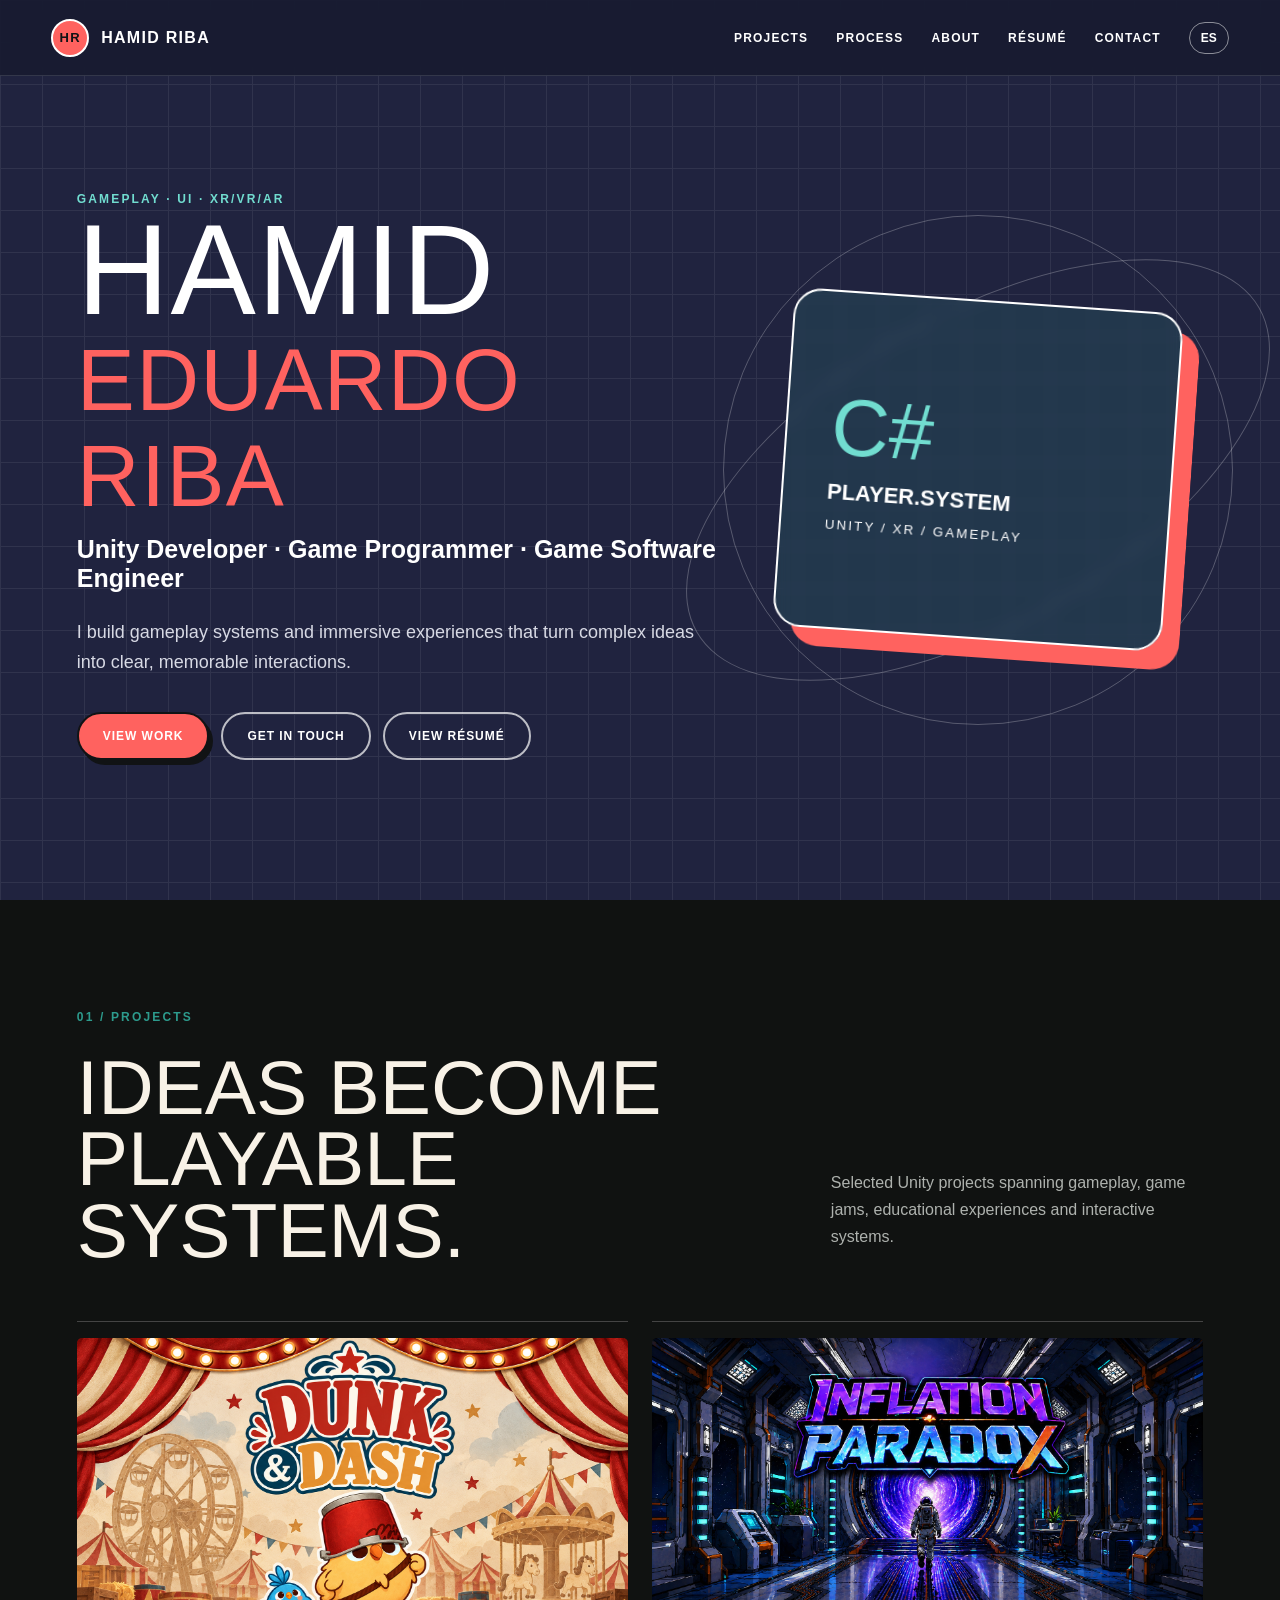
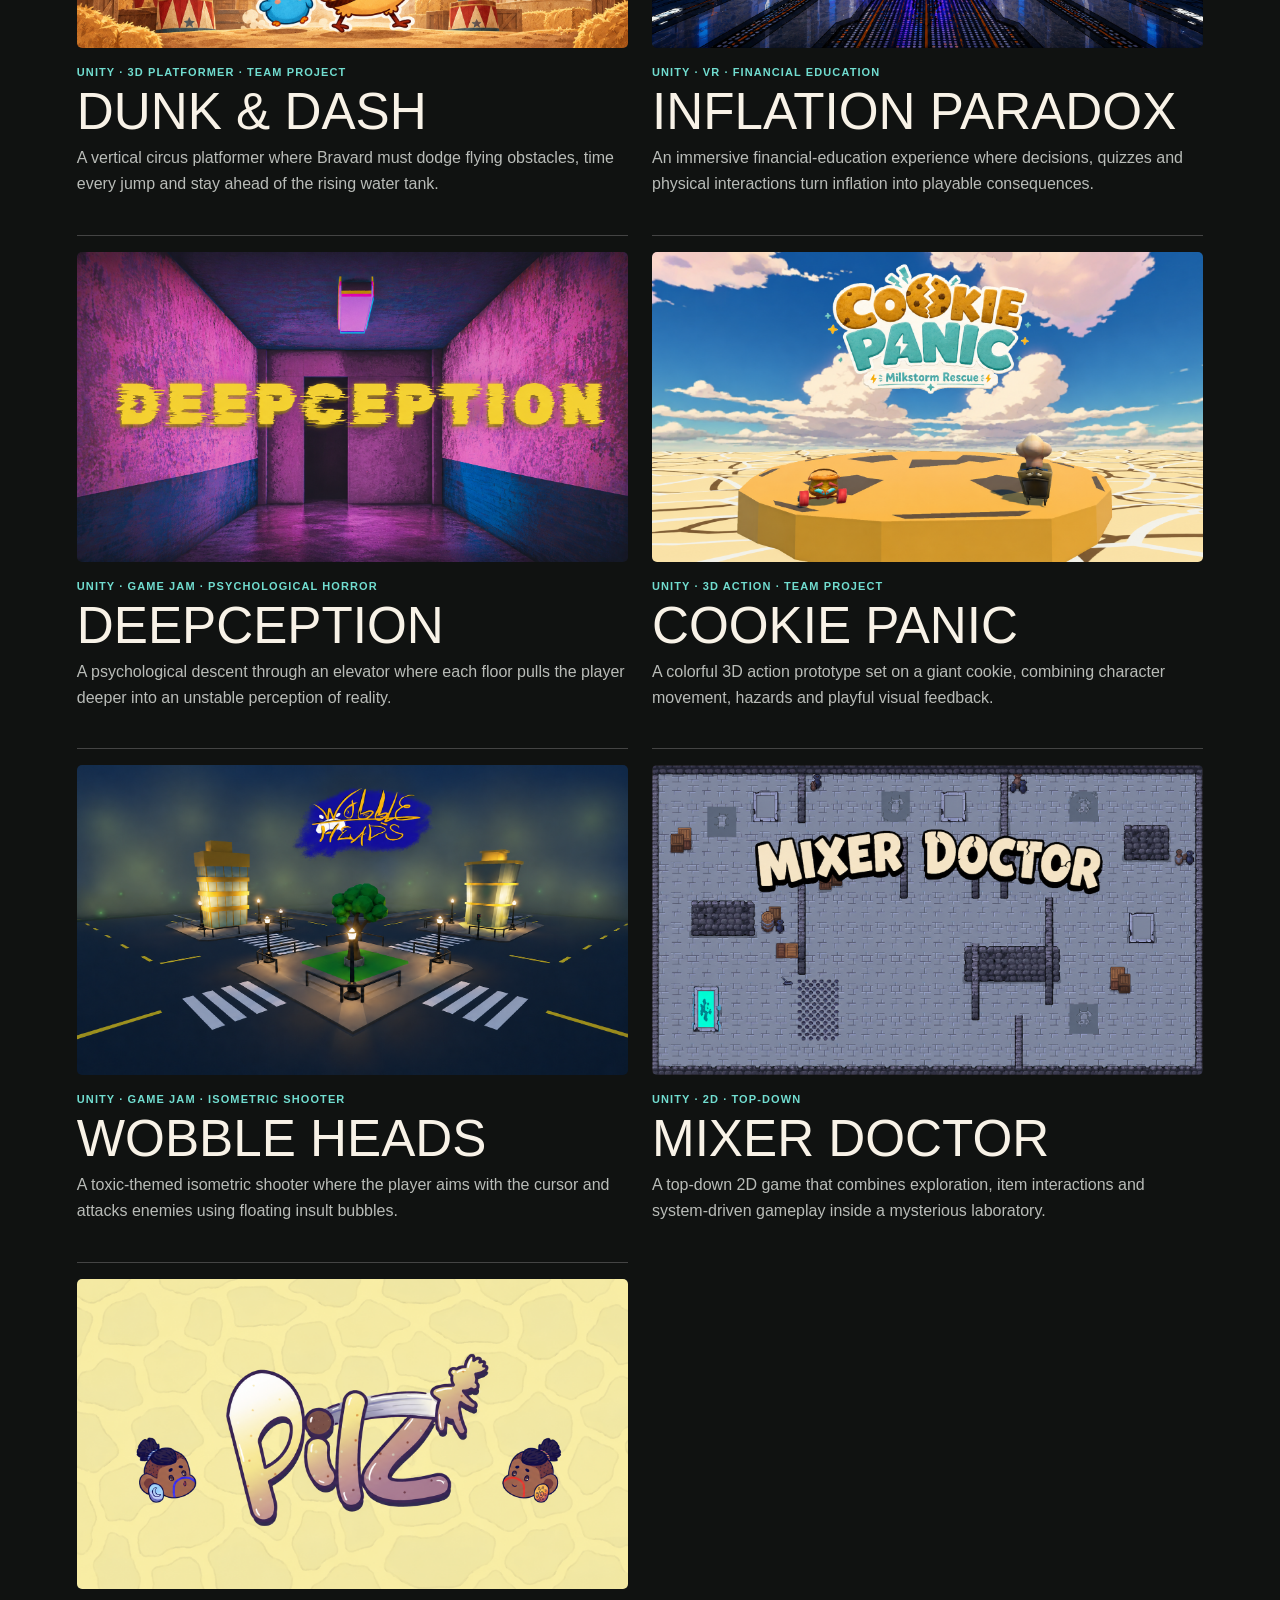
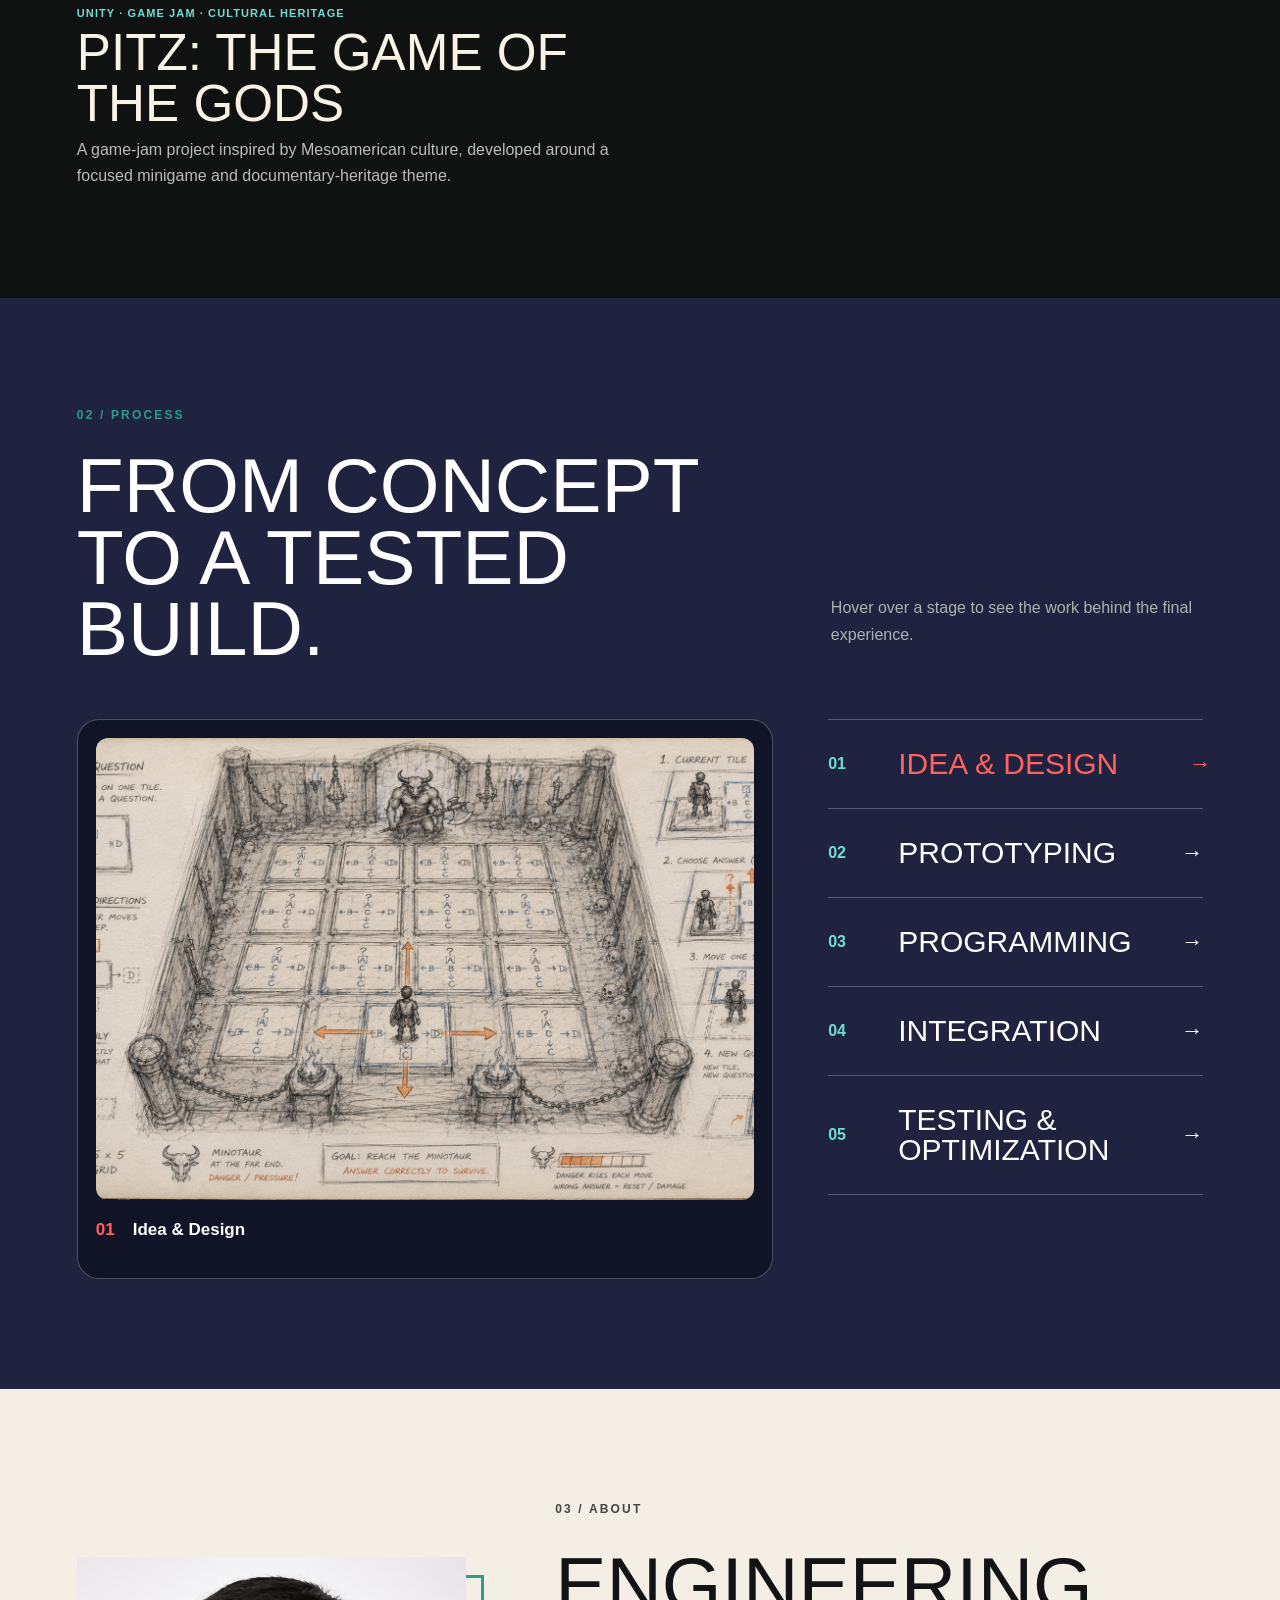
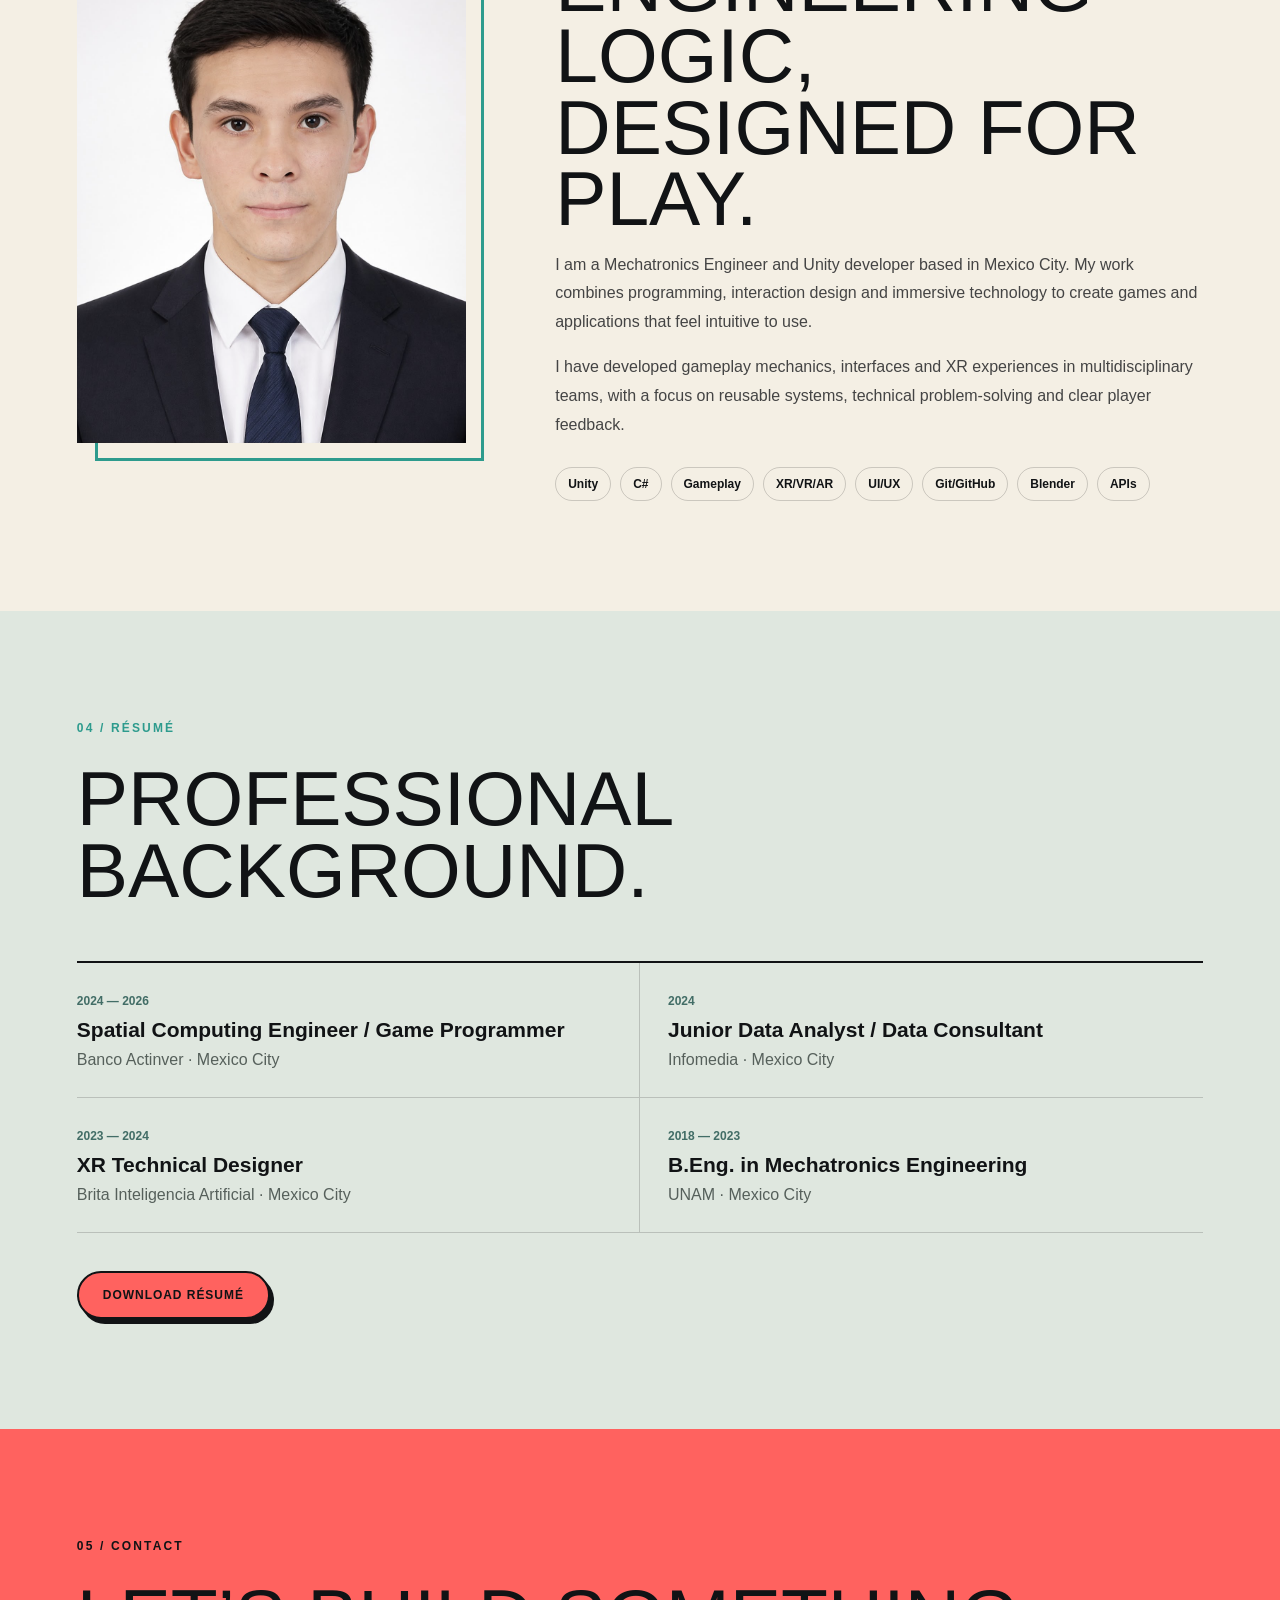
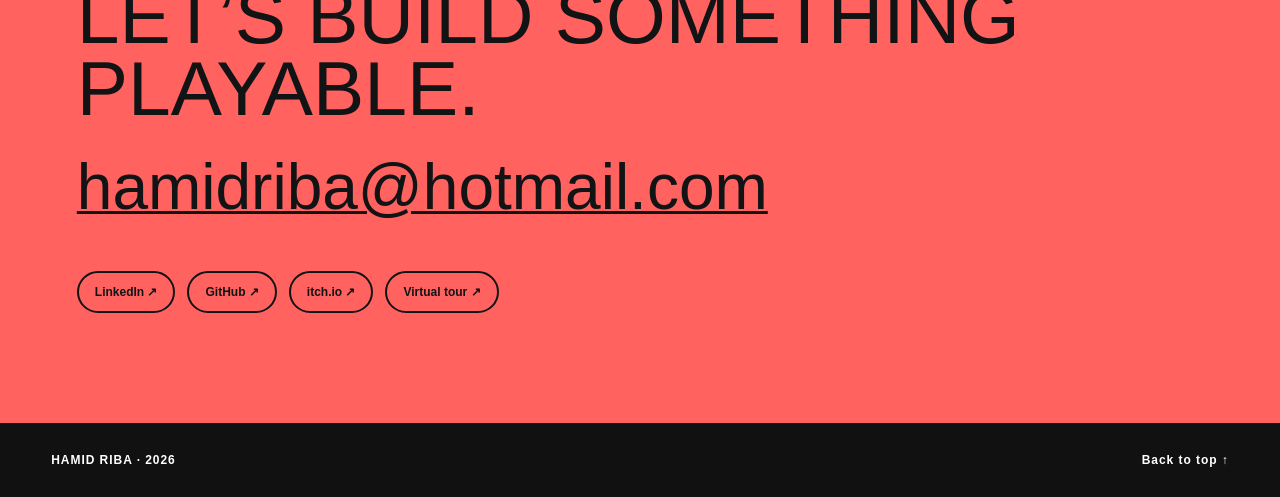
<file: index.html>
<!doctype html>
<html lang="en">
<head>
  <meta charset="utf-8">
  <meta name="viewport" content="width=device-width,initial-scale=1">
  <meta name="description" content="Hamid Eduardo Riba — Unity Developer, Game Programmer and Game Software Engineer.">
  <title>Hamid Riba · Unity Developer</title>
  <link rel="stylesheet" href="styles.css">
</head>
<body>
  <header class="site-header">
    <a class="brand" href="#top" aria-label="Hamid Riba home"><span class="brand-mark">HR</span><span>HAMID RIBA</span></a>
    <button class="menu-toggle" aria-label="Open menu" aria-expanded="false">☰</button>
    <nav class="nav-links">
      <a href="#projects" data-i18n="navProjects">Projects</a>
      <a href="#process" data-i18n="navProcess">Process</a>
      <a href="#about" data-i18n="navAbout">About</a>
      <a href="#resume" data-i18n="navResume">Résumé</a>
      <a href="#contact" data-i18n="navContact">Contact</a>
      <button class="lang-toggle" type="button" aria-label="Cambiar idioma">ES</button>
    </nav>
  </header>

  <main id="top">
    <section class="hero section-pad">
      <div class="hero-copy">
        <p class="eyebrow" data-i18n="heroEyebrow">GAMEPLAY · UI · XR/VR/AR</p>
        <h1>HAMID<br><span>EDUARDO RIBA</span></h1>
        <p class="hero-role" data-i18n="heroRole">Unity Developer · Game Programmer · Game Software Engineer</p>
        <p class="hero-intro" data-i18n="heroIntro">I build gameplay systems and immersive experiences that turn complex ideas into clear, memorable interactions.</p>
        <div class="hero-actions">
          <a class="button button-primary" href="#projects" data-i18n="viewWork">View work</a>
          <a class="button button-ghost" href="#contact" data-i18n="getInTouch">Get in touch</a>
          <a class="button button-ghost resume-download" href="assets/documents/hamid-riba-resume.pdf" download data-i18n="viewResume">View résumé</a>
        </div>
      </div>
      <div class="hero-art" aria-hidden="true">
        <div class="orbit orbit-one"></div><div class="orbit orbit-two"></div>
        <div class="code-card"><span>C#</span><strong>PLAYER.SYSTEM</strong><small>UNITY / XR / GAMEPLAY</small></div>
      </div>
    </section>

    <section id="projects" class="projects section-pad">
      <p class="section-number">01 / <span data-i18n="navProjects">Projects</span></p>
      <div class="section-heading">
        <h2 data-i18n="projectsTitle">Ideas become playable systems.</h2>
        <p data-i18n="projectsIntro">Selected Unity projects spanning gameplay, game jams, educational experiences and interactive systems.</p>
      </div>
      <div id="project-grid" class="project-grid"></div>
    </section>

    <section id="process" class="process section-pad">
      <p class="section-number">02 / <span data-i18n="navProcess">Process</span></p>
      <div class="section-heading">
        <h2 data-i18n="processTitle">From concept to a tested build.</h2>
        <p data-i18n="processIntro">Hover over a stage to see the work behind the final experience.</p>
      </div>
      <div class="process-stage">
        <div class="process-viewer" aria-live="polite">
          <div id="process-media" class="process-media"></div>
          <div class="viewer-caption"><span id="process-index">01</span><strong id="process-caption">Idea & Design</strong></div>
        </div>
        <div id="process-list" class="process-list"></div>
      </div>
    </section>

    <section id="about" class="about section-pad">
      <div class="portrait-wrap"><img src="assets/images/profile.jpeg" alt="Hamid Eduardo Riba"></div>
      <div class="about-copy">
        <p class="section-number">03 / <span data-i18n="navAbout">About</span></p>
        <h2 data-i18n="aboutTitle">Engineering logic, designed for play.</h2>
        <p data-i18n="aboutP1">I am a Mechatronics Engineer and Unity developer based in Mexico City. My work combines programming, interaction design and immersive technology to create games and applications that feel intuitive to use.</p>
        <p data-i18n="aboutP2">I have developed gameplay mechanics, interfaces and XR experiences in multidisciplinary teams, with a focus on reusable systems, technical problem-solving and clear player feedback.</p>
        <div class="skills"><span>Unity</span><span>C#</span><span>Gameplay</span><span>XR/VR/AR</span><span>UI/UX</span><span>Git/GitHub</span><span>Blender</span><span>APIs</span></div>
      </div>
    </section>

    <section id="resume" class="resume section-pad">
      <p class="section-number">04 / <span data-i18n="navResume">Résumé</span></p>
      <div class="section-heading"><h2 data-i18n="resumeTitle">Professional background.</h2></div>
      <div class="resume-grid">
        <article><span>2024 — 2026</span><h3>Spatial Computing Engineer / Game Programmer</h3><p>Banco Actinver · Mexico City</p></article>
        <article><span>2024</span><h3>Junior Data Analyst / Data Consultant</h3><p>Infomedia · Mexico City</p></article>
        <article><span>2023 — 2024</span><h3>XR Technical Designer</h3><p>Brita Inteligencia Artificial · Mexico City</p></article>
        <article><span>2018 — 2023</span><h3 data-i18n="educationTitle">B.Eng. in Mechatronics Engineering</h3><p>UNAM · Mexico City</p></article>
      </div>
      <a class="button button-primary resume-download" href="assets/documents/hamid-riba-resume.pdf" download data-i18n="downloadResume">Download résumé</a>
    </section>

    <section id="contact" class="contact section-pad">
      <p class="section-number">05 / <span data-i18n="navContact">Contact</span></p>
      <h2 data-i18n="contactTitle">Let’s build something playable.</h2>
      <a class="contact-email" href="mailto:hamidriba@hotmail.com">hamidriba@hotmail.com</a>
      <div class="social-links">
        <a href="https://www.linkedin.com/in/hamid-riba-developer/" target="_blank" rel="noreferrer">LinkedIn ↗</a>
        <a href="https://github.com/Hamid92010" target="_blank" rel="noreferrer">GitHub ↗</a>
        <a href="https://eduardo-riba.itch.io/" target="_blank" rel="noreferrer">itch.io ↗</a>
        <a href="https://framevr.io/hamidroom" target="_blank" rel="noreferrer" data-i18n="virtualTour">Virtual tour ↗</a>
      </div>
    </section>
  </main>
  <footer><span>HAMID RIBA · 2026</span><a href="#top" data-i18n="backTop">Back to top ↑</a></footer>
  <script src="app.js"></script>
</body>
</html>
</file>
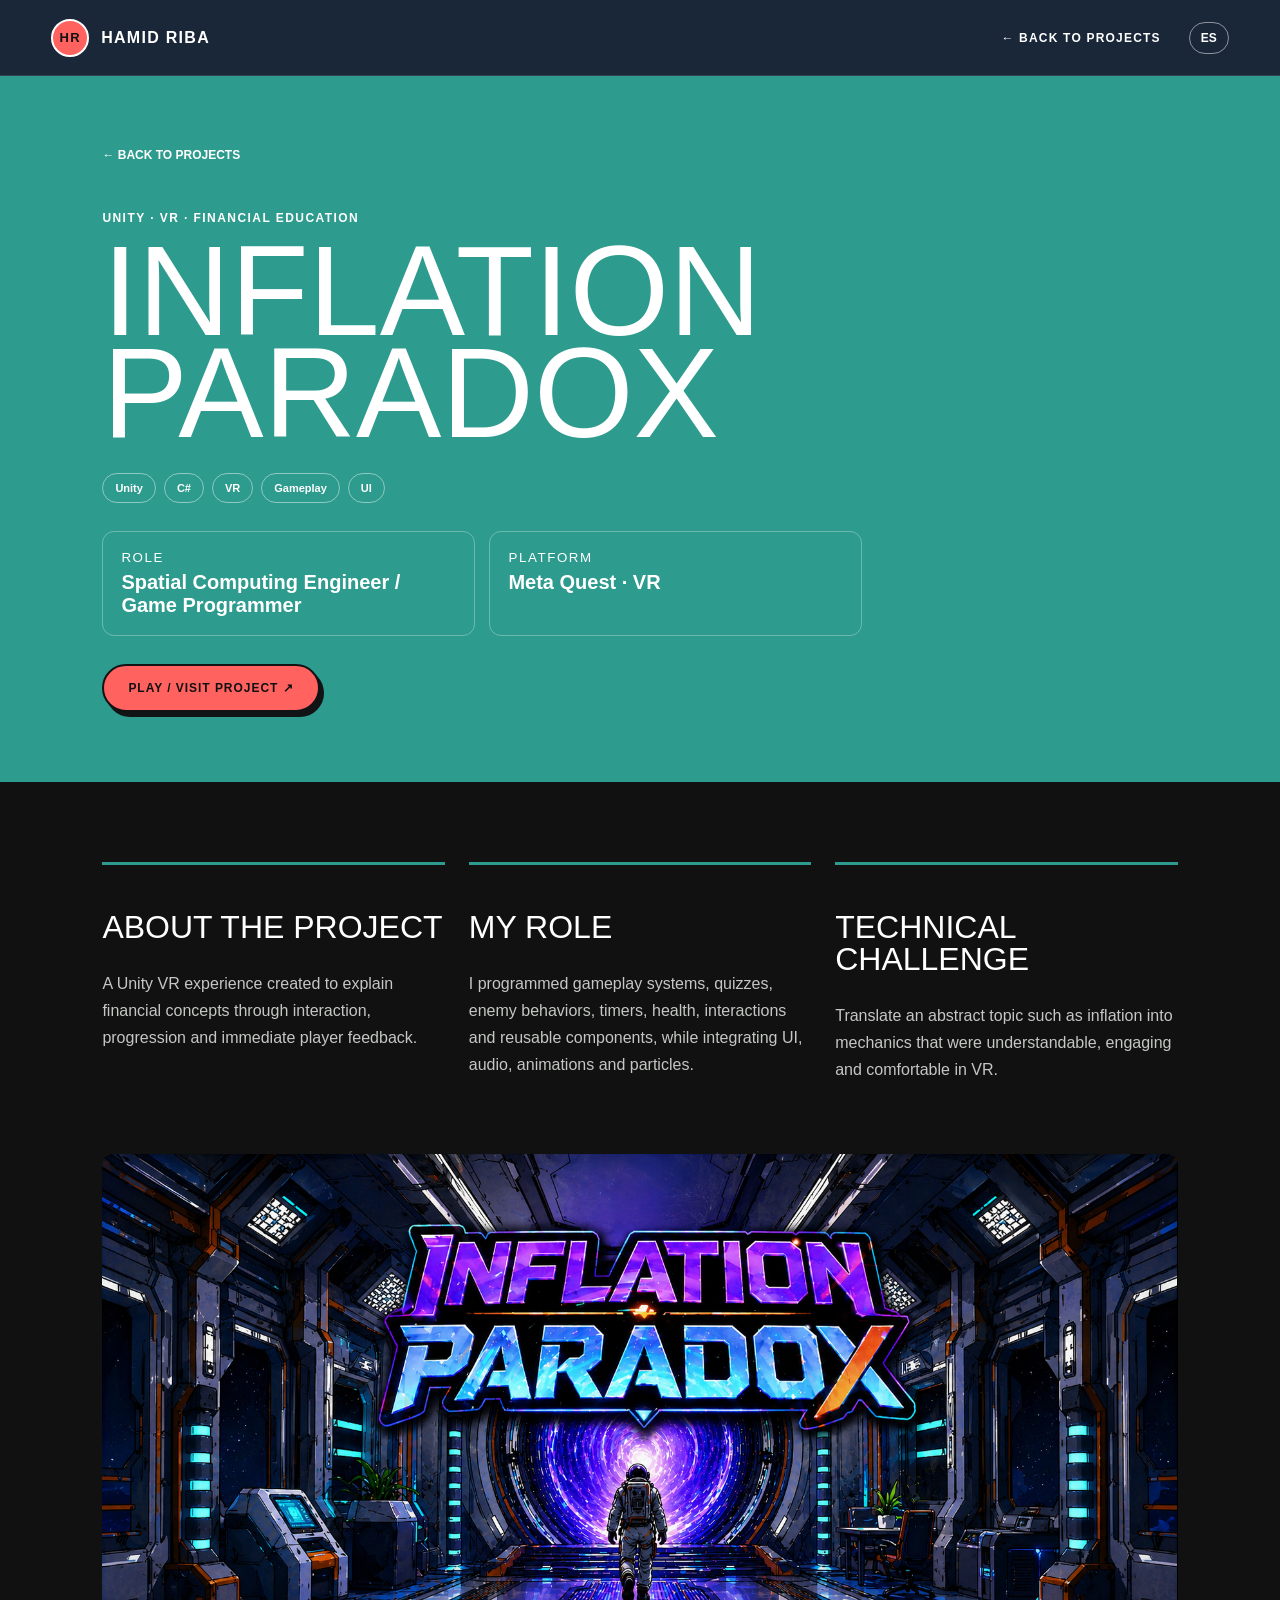
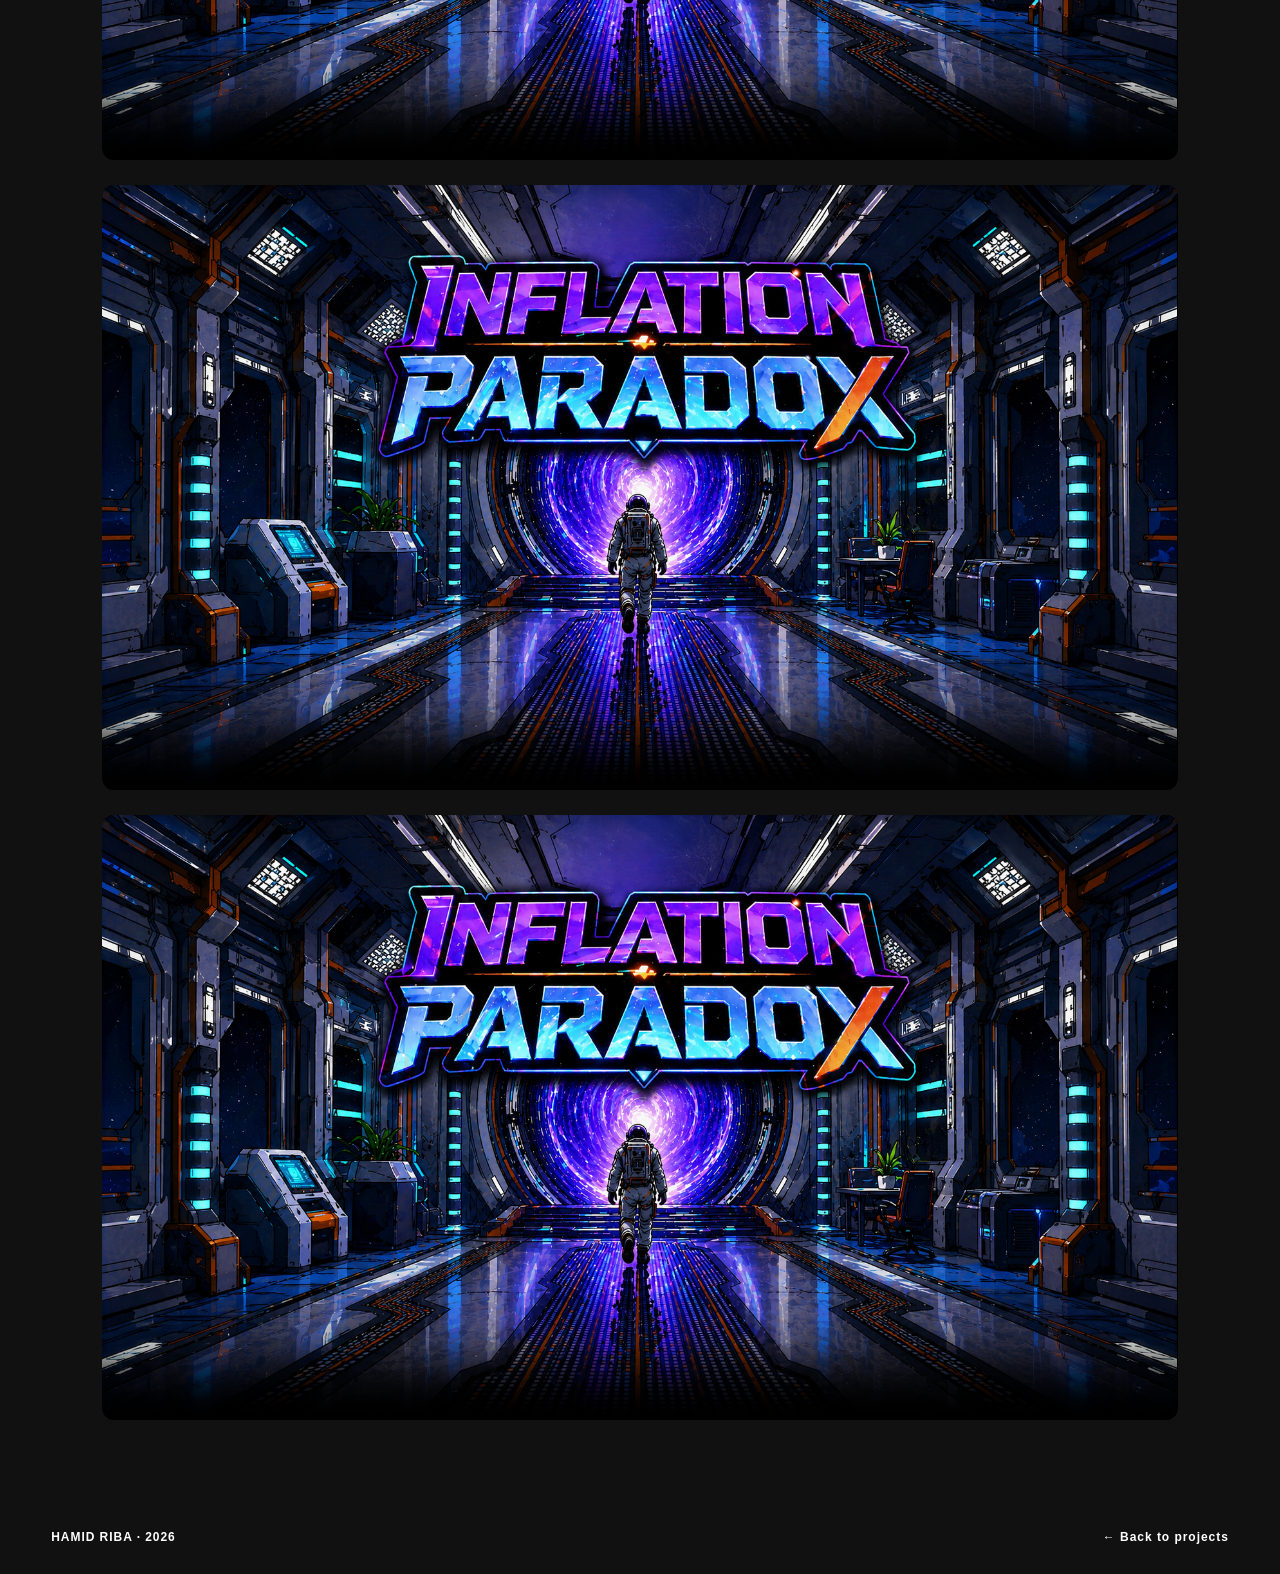
<file: project.html>
<!doctype html>
<html lang="en">
<head>
  <meta charset="utf-8"><meta name="viewport" content="width=device-width,initial-scale=1">
  <title>Project · Hamid Riba</title><link rel="stylesheet" href="styles.css">
</head>
<body class="project-page">
  <header class="site-header"><a class="brand" href="index.html#top"><span class="brand-mark">HR</span><span>HAMID RIBA</span></a><nav class="nav-links project-nav"><a href="index.html#projects" data-i18n="backProjects">← Back to projects</a><button class="lang-toggle" type="button">ES</button></nav></header>
  <main id="project-detail"></main>
  <footer><span>HAMID RIBA · 2026</span><a href="index.html#projects" data-i18n="backProjects">← Back to projects</a></footer>
  <script src="app.js"></script>
</body>
</html>
</file>
<file: styles.css>
:root{--ink:#111315;--paper:#f4efe4;--teal:#2d9b8d;--coral:#ff625f;--blue:#20233f;--line:rgba(17,19,21,.18);--display:Impact,"Arial Narrow",sans-serif;--body:Inter,Arial,sans-serif}
*{box-sizing:border-box}html{scroll-behavior:smooth}body{margin:0;background:var(--paper);color:var(--ink);font-family:var(--body);overflow-x:hidden}a{color:inherit;text-decoration:none}img,video{display:block;max-width:100%}button{font:inherit}.section-pad{padding:110px max(6vw,28px)}
.site-header{position:fixed;z-index:30;top:0;left:0;width:100%;height:76px;padding:0 max(4vw,24px);display:flex;align-items:center;justify-content:space-between;color:#fff;background:rgba(24,27,48,.9);backdrop-filter:blur(16px);border-bottom:1px solid rgba(255,255,255,.12)}.brand{display:flex;align-items:center;gap:12px;font-weight:900;letter-spacing:.08em}.brand-mark{width:38px;height:38px;display:grid;place-items:center;border-radius:50%;background:var(--coral);color:var(--ink);font-size:13px;border:2px solid #fff}.nav-links{display:flex;align-items:center;gap:28px;font-size:12px;font-weight:800;text-transform:uppercase;letter-spacing:.1em}.nav-links a{position:relative}.nav-links a:after{content:"";position:absolute;left:0;bottom:-6px;width:0;height:2px;background:var(--coral);transition:.25s}.nav-links a:hover:after{width:100%}.lang-toggle{border:1px solid rgba(255,255,255,.5);border-radius:999px;background:transparent;color:#fff;padding:8px 11px;font-weight:900;cursor:pointer}.menu-toggle{display:none;background:transparent;color:#fff;border:0;font-size:25px}
.hero{min-height:100vh;padding-top:150px;background:var(--blue);color:#fff;display:grid;grid-template-columns:1.2fr .8fr;align-items:center;position:relative;overflow:hidden}.hero:after{content:"";position:absolute;inset:0;opacity:.07;background-image:linear-gradient(#fff 1px,transparent 1px),linear-gradient(90deg,#fff 1px,transparent 1px);background-size:42px 42px;pointer-events:none}.hero-copy,.hero-art{position:relative;z-index:1}.eyebrow,.section-number{font-size:12px;font-weight:900;letter-spacing:.18em;text-transform:uppercase}.eyebrow{color:#71ddd0}.hero h1{margin:16px 0 8px;font:clamp(64px,10vw,150px)/.75 var(--display);letter-spacing:.01em}.hero h1 span{color:var(--coral);font-size:.68em}.hero-role{font-size:clamp(16px,2vw,25px);font-weight:900}.hero-intro{max-width:650px;color:#d7d9e4;font-size:18px;line-height:1.65}.hero-actions{display:flex;gap:12px;flex-wrap:wrap;margin-top:34px}.button{display:inline-flex;align-items:center;justify-content:center;padding:15px 24px;border-radius:999px;text-transform:uppercase;font-size:12px;font-weight:900;letter-spacing:.08em;border:2px solid var(--ink);transition:.2s}.button:hover{transform:translateY(-3px)}.button-primary{background:var(--coral);box-shadow:4px 5px 0 var(--ink)}.button-ghost{border-color:rgba(255,255,255,.7);color:#fff}.hero-art{min-height:430px;display:grid;place-items:center}.code-card{width:min(390px,90%);aspect-ratio:1.15;border:2px solid #fff;border-radius:28px;background:rgba(45,155,141,.16);backdrop-filter:blur(8px);display:flex;flex-direction:column;justify-content:center;padding:44px;transform:rotate(4deg);box-shadow:18px 18px 0 var(--coral)}.code-card span{font:80px/1 var(--display);color:#71ddd0}.code-card strong{font-size:22px;margin:12px 0}.code-card small{letter-spacing:.16em}.orbit{position:absolute;border:1px solid rgba(255,255,255,.25);border-radius:50%}.orbit-one{width:510px;height:510px}.orbit-two{width:650px;height:310px;transform:rotate(-30deg)}
.projects{background:#101211;color:#f8f2e7}.section-number{color:var(--teal);margin:0 0 28px}.section-heading{display:grid;grid-template-columns:1.4fr .8fr;gap:8vw;align-items:end;margin-bottom:55px}.section-heading h2,.about h2,.contact h2{font:clamp(45px,6vw,88px)/.93 var(--display);text-transform:uppercase;margin:0}.section-heading p{line-height:1.7;color:#aeb2ae}.project-grid{display:grid;grid-template-columns:repeat(2,minmax(0,1fr));gap:38px 24px}.project-card{display:block;border-top:1px solid #444;padding-top:16px}.project-image{position:relative;aspect-ratio:16/9;overflow:hidden;border-radius:5px;background:#222}.project-image img{width:100%;height:100%;object-fit:cover;transition:.55s}.project-card:hover img{transform:scale(1.04)}.project-image:after{content:"VIEW PROJECT ↗";position:absolute;right:18px;bottom:18px;padding:11px 15px;background:var(--coral);color:var(--ink);font-size:11px;font-weight:900;border-radius:999px;transform:translateY(80px);transition:.3s}.project-card:hover .project-image:after{transform:none}.project-meta{margin-top:18px;color:#71ddd0;font-size:11px;font-weight:900;text-transform:uppercase;letter-spacing:.1em}.project-card h3{font:clamp(30px,4vw,54px)/1 var(--display);text-transform:uppercase;margin:8px 0}.project-card p{color:#b9bcb8;line-height:1.6;margin:0;max-width:650px}
.process{background:var(--blue);color:#fff}.process-stage{display:grid;grid-template-columns:minmax(0,1.3fr) minmax(300px,.7fr);gap:55px}.process-viewer{position:sticky;top:110px;height:560px;border:1px solid rgba(255,255,255,.25);border-radius:22px;padding:18px;background:#111426;overflow:hidden}.process-media{height:calc(100% - 60px);border-radius:12px;overflow:hidden;background:#0a0c16}.process-media img,.process-media video{width:100%;height:100%;object-fit:cover}.process-slide{position:absolute;inset:18px 18px 78px;opacity:0;transition:opacity .65s}.process-slide.active{opacity:1}.process-slide img,.process-slide video{height:100%;width:100%;object-fit:cover;border-radius:12px}.viewer-caption{height:60px;display:flex;align-items:center;gap:18px;font-size:17px}.viewer-caption span{color:var(--coral);font-weight:900}.process-list{border-top:1px solid rgba(255,255,255,.25)}.process-item{width:100%;display:grid;grid-template-columns:60px 1fr auto;align-items:center;gap:10px;padding:29px 0;background:none;color:#fff;border:0;border-bottom:1px solid rgba(255,255,255,.25);text-align:left;cursor:pointer}.process-item span{color:#71ddd0;font-weight:900}.process-item strong{font:30px/1 var(--display);text-transform:uppercase}.process-item i{font-style:normal;font-size:22px;transition:.2s}.process-item:hover,.process-item.active{color:var(--coral)}.process-item:hover i,.process-item.active i{transform:translateX(8px)}
.about{display:grid;grid-template-columns:.75fr 1.25fr;gap:7vw;align-items:center}.portrait-wrap{position:relative}.portrait-wrap:after{content:"";position:absolute;inset:18px -18px -18px 18px;border:3px solid var(--teal);z-index:-1}.portrait-wrap img{width:100%;aspect-ratio:4/5;object-fit:cover;object-position:center 30%;filter:saturate(.85)}.about-copy p{line-height:1.8;color:#444;max-width:770px}.skills{display:flex;gap:9px;flex-wrap:wrap;margin-top:28px}.skills span{padding:9px 12px;border:1px solid var(--line);border-radius:999px;font-size:12px;font-weight:800}
.resume{background:#dfe7df}.resume-grid{display:grid;grid-template-columns:repeat(2,1fr);margin-bottom:38px;border-top:2px solid var(--ink)}.resume-grid article{padding:28px 28px 28px 0;border-bottom:1px solid var(--line)}.resume-grid article:nth-child(odd){border-right:1px solid var(--line)}.resume-grid article:nth-child(even){padding-left:28px}.resume-grid span{font-size:12px;color:#426d66;font-weight:900}.resume-grid h3{margin:9px 0;font-size:21px}.resume-grid p{margin:0;color:#56605b}.resume .button{color:var(--ink)}
.contact{background:var(--coral);min-height:520px;display:flex;flex-direction:column;justify-content:center}.contact .section-number{color:var(--ink)}.contact-email{font:clamp(22px,5vw,65px)/1.2 var(--display);margin:25px 0 45px;text-decoration:underline;text-decoration-thickness:3px}.social-links{display:flex;gap:12px;flex-wrap:wrap}.social-links a{padding:12px 16px;border:2px solid var(--ink);border-radius:999px;font-weight:900;font-size:12px}footer{padding:30px max(4vw,24px);display:flex;justify-content:space-between;background:#111;color:#fff;font-size:12px;font-weight:900;letter-spacing:.08em}
.project-nav{display:flex}.project-hero{padding:145px max(8vw,30px) 70px;background:var(--teal);color:#fff}.project-back{font-size:12px;font-weight:900;text-transform:uppercase}.project-kicker{margin:48px 0 15px;text-transform:uppercase;font-size:12px;font-weight:900;letter-spacing:.12em}.project-hero h1{font:clamp(64px,10vw,140px)/.8 var(--display);text-transform:uppercase;margin:0}.tag-list{display:flex;gap:8px;flex-wrap:wrap;margin:28px 0}.tag-list span{border:1px solid rgba(255,255,255,.45);padding:8px 12px;border-radius:999px;font-size:11px;font-weight:800}.project-facts{display:grid;grid-template-columns:1fr 1fr;gap:14px;max-width:760px}.project-facts div{border:1px solid rgba(255,255,255,.3);padding:18px;border-radius:12px}.project-facts small{display:block;text-transform:uppercase;letter-spacing:.12em;margin-bottom:6px}.project-facts strong{font-size:20px}.project-body{padding:80px max(8vw,30px);background:#111;color:#fff}.project-copy{display:grid;grid-template-columns:repeat(3,1fr);gap:24px;margin-bottom:55px}.project-copy article{border-top:3px solid var(--teal);padding-top:20px}.project-copy h2{font:32px/1 var(--display);text-transform:uppercase}.project-copy p{color:#c4c7c4;line-height:1.7}.media-gallery{display:grid;gap:25px}.media-gallery video{width:100%;background:#000;border-radius:12px}.not-found{min-height:100vh;display:grid;place-content:center;text-align:center;background:var(--blue);color:#fff}.not-found p{font:120px/1 var(--display);margin:0;color:var(--coral)}
@media(max-width:900px){.menu-toggle{display:block}.nav-links{display:none;position:absolute;top:76px;left:0;width:100%;padding:24px;background:#181b30;flex-direction:column}.nav-links.open{display:flex}.project-nav{display:flex;position:static;width:auto;padding:0;background:none;flex-direction:row}.hero{grid-template-columns:1fr}.hero-art{display:none}.section-heading,.about,.process-stage{grid-template-columns:1fr}.process-viewer{position:relative;top:auto;height:440px}.project-grid{grid-template-columns:1fr}.resume-grid{grid-template-columns:1fr}.resume-grid article:nth-child(odd){border-right:0}.resume-grid article:nth-child(even){padding-left:0}.project-copy{grid-template-columns:1fr}}
@media(max-width:560px){.section-pad{padding:82px 22px}.site-header{height:68px}.hero{padding-top:110px}.hero h1{font-size:67px}.hero-role{line-height:1.45}.section-heading h2,.about h2,.contact h2{font-size:48px}.process-viewer{height:310px}.process-item{grid-template-columns:42px 1fr auto}.process-item strong{font-size:22px}.project-facts{grid-template-columns:1fr}.contact-email{font-size:28px}.project-hero h1{font-size:58px}footer{gap:20px}}
@media(prefers-reduced-motion:reduce){*{scroll-behavior:auto!important;transition:none!important}}
</file>
